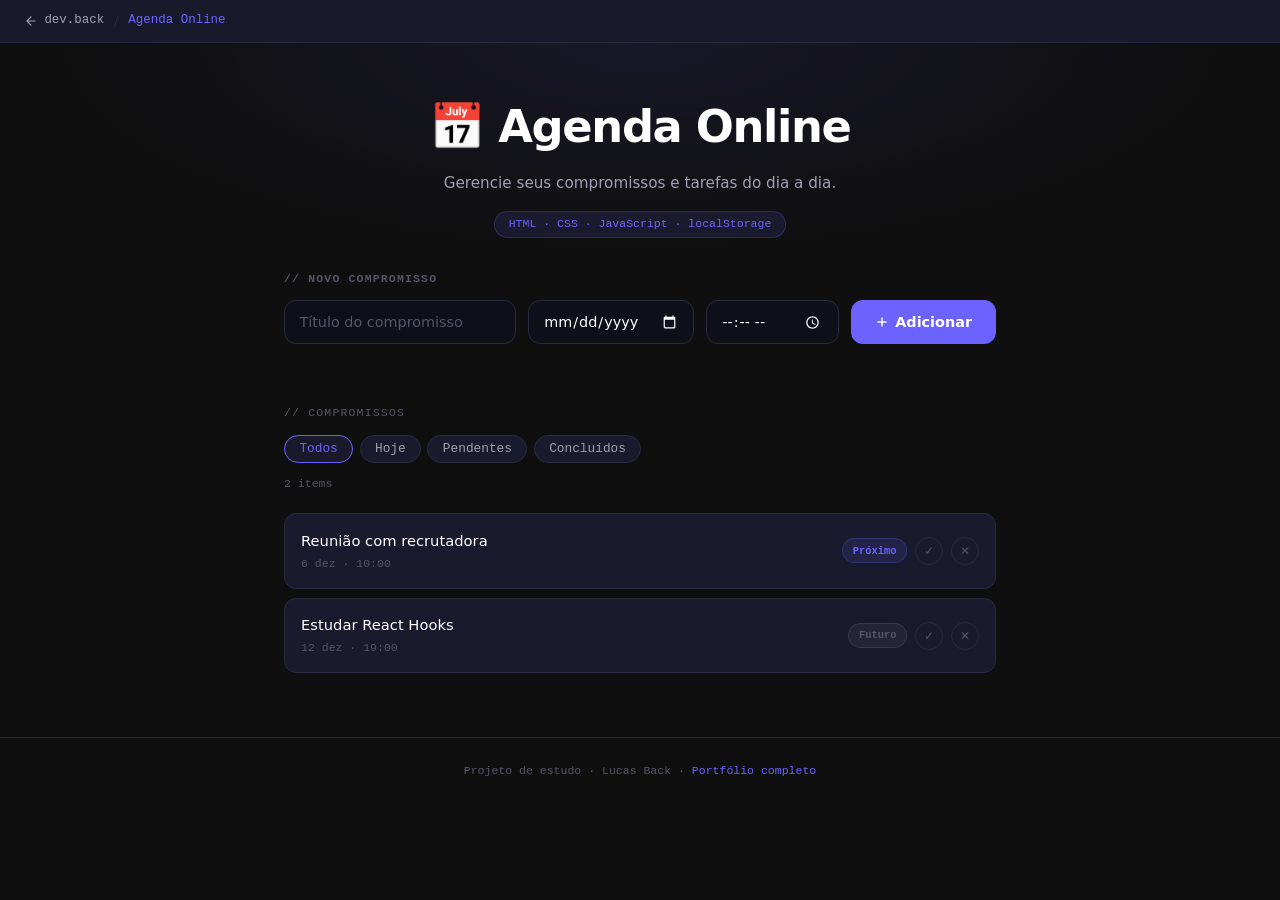
<file: projects/agenda-online/index.html>
<!DOCTYPE html>
<html lang="pt-BR">
<head>
  <meta charset="UTF-8" />
  <meta name="viewport" content="width=device-width, initial-scale=1.0" />
  <title>Agenda Online — Lucas Back</title>
  <style>
    /* ================================================
       RESET E BASE
       ================================================ */
    *, *::before, *::after { box-sizing: border-box; margin: 0; padding: 0; }

    :root {
      --bg:          #0F0F0F;
      --bg-card:     #1A1A2E;
      --bg-input:    #0F0F1A;
      --bg-elevated: #20203A;
      --accent:      #6C63FF;
      --accent-dim:  rgba(108, 99, 255, 0.12);
      --accent-rgb:  108, 99, 255;
      --green:       #00D4AA;
      --green-dim:   rgba(0, 212, 170, 0.12);
      --green-rgb:   0, 212, 170;
      --text:        #FFFFFF;
      --text-muted:  #A0A0B0;
      --text-dim:    #555566;
      --border:      #2A2A3E;
      --border-hover:#3A3A5E;
      --radius-sm:   6px;
      --radius-md:   12px;
      --radius-lg:   16px;
      --radius-full: 9999px;
      --font-mono:   'Courier New', 'Consolas', monospace;
    }

    body {
      background: var(--bg);
      color: var(--text);
      font-family: 'Segoe UI', system-ui, -apple-system, sans-serif;
      font-size: 1rem;
      line-height: 1.6;
      min-height: 100vh;
    }

    button { cursor: pointer; font-family: inherit; }
    input, textarea { font-family: inherit; }

    /* ================================================
       BARRA DE VOLTA AO PORTFÓLIO
       ================================================ */
    .back-bar {
      position: sticky;
      top: 0;
      background: rgba(26, 26, 46, 0.97);
      backdrop-filter: blur(10px);
      -webkit-backdrop-filter: blur(10px);
      border-bottom: 1px solid var(--border);
      padding: 0.6rem 1.5rem;
      display: flex;
      align-items: center;
      gap: 0.6rem;
      z-index: 100;
    }

    .back-bar a {
      color: var(--text-muted);
      text-decoration: none;
      font-family: var(--font-mono);
      font-size: 0.78rem;
      display: flex;
      align-items: center;
      gap: 0.4rem;
      transition: color 0.15s;
    }
    .back-bar a:hover { color: var(--accent); }

    .back-bar .sep   { color: var(--border); font-size: 0.9rem; }
    .back-bar .curr  { color: var(--accent); font-family: var(--font-mono); font-size: 0.78rem; }

    /* ================================================
       HERO DA AGENDA
       ================================================ */
    .hero-agenda {
      text-align: center;
      padding: 3rem 1.5rem 2rem;
      position: relative;
    }

    /* Gradiente sutil no fundo do hero */
    .hero-agenda::before {
      content: '';
      position: absolute;
      inset: 0;
      background: radial-gradient(ellipse at 50% 0%, rgba(var(--accent-rgb), 0.1) 0%, transparent 65%);
      pointer-events: none;
    }

    .hero-agenda h1 {
      font-size: clamp(1.8rem, 5vw, 2.8rem);
      font-weight: 700;
      letter-spacing: -0.03em;
      color: var(--text);
      position: relative;
    }

    .hero-agenda p {
      color: var(--text-muted);
      margin-top: 0.5rem;
      font-size: 0.95rem;
      position: relative;
    }

    .tech-badge {
      display: inline-block;
      margin-top: 1rem;
      font-family: var(--font-mono);
      font-size: 0.72rem;
      color: var(--accent);
      background: var(--accent-dim);
      border: 1px solid rgba(var(--accent-rgb), 0.25);
      padding: 0.2rem 0.85rem;
      border-radius: var(--radius-full);
      position: relative;
    }

    /* ================================================
       FORMULÁRIO DE ADIÇÃO
       ================================================ */
    .form-section {
      max-width: 760px;
      margin: 0 auto;
      padding: 0 1.5rem 2rem;
    }

    .form-section h2 {
      font-family: var(--font-mono);
      font-size: 0.72rem;
      color: var(--text-dim);
      text-transform: uppercase;
      letter-spacing: 0.1em;
      margin-bottom: 0.75rem;
    }

    /* Em desktop: todos os campos ficam em linha */
    .add-form {
      display: flex;
      flex-direction: column;
      gap: 0.75rem;
    }

    .form-row {
      display: flex;
      flex-direction: column;
      gap: 0.75rem;
    }

    /* Campos do formulário */
    .form-input {
      background: var(--bg-input);
      border: 1px solid var(--border);
      border-radius: var(--radius-md);
      color: var(--text);
      font-size: 0.9rem;
      padding: 0.65rem 0.9rem;
      outline: none;
      transition: border-color 0.18s, box-shadow 0.18s;
      width: 100%;
    }
    .form-input::placeholder { color: var(--text-dim); }
    .form-input:focus {
      border-color: var(--accent);
      box-shadow: 0 0 0 3px rgba(var(--accent-rgb), 0.1);
    }

    /* Input de data e hora — remove estilo nativo na maioria dos browsers */
    input[type="date"],
    input[type="time"] {
      color-scheme: dark;
      min-width: 0;
    }

    /* Botão de adicionar */
    .btn-add {
      background: var(--accent);
      color: #fff;
      border: none;
      border-radius: var(--radius-md);
      padding: 0.65rem 1.5rem;
      font-size: 0.9rem;
      font-weight: 600;
      white-space: nowrap;
      transition: background 0.15s, transform 0.1s;
      display: flex;
      align-items: center;
      gap: 0.4rem;
    }
    .btn-add:hover  { background: #5A52E0; }
    .btn-add:active { transform: scale(0.97); }

    /* Mensagem de validação */
    .form-msg {
      font-family: var(--font-mono);
      font-size: 0.75rem;
      color: #FF6B6B;
      min-height: 1rem;
    }

    /* ================================================
       SEÇÃO DE LISTA
       ================================================ */
    .list-section {
      max-width: 760px;
      margin: 0 auto;
      padding: 0 1.5rem 4rem;
    }

    .list-header {
      display: flex;
      flex-direction: column;
      gap: 0.75rem;
      margin-bottom: 1.25rem;
    }

    .list-title {
      font-family: var(--font-mono);
      font-size: 0.72rem;
      color: var(--text-dim);
      text-transform: uppercase;
      letter-spacing: 0.1em;
    }

    /* ================================================
       BARRA DE FILTROS
       ================================================ */
    .filter-bar {
      display: flex;
      flex-wrap: wrap;
      gap: 0.4rem;
    }

    .filter-btn {
      background: var(--bg-card);
      border: 1px solid var(--border);
      color: var(--text-muted);
      font-size: 0.8rem;
      font-family: var(--font-mono);
      padding: 0.35rem 0.9rem;
      border-radius: var(--radius-full);
      transition: all 0.15s;
    }
    .filter-btn:hover { border-color: var(--accent); color: var(--text); }
    .filter-btn.active {
      background: var(--accent-dim);
      border-color: var(--accent);
      color: var(--accent);
    }

    /* Contador de itens */
    .list-count {
      font-family: var(--font-mono);
      font-size: 0.72rem;
      color: var(--text-dim);
    }

    /* ================================================
       LISTA DE COMPROMISSOS
       ================================================ */
    .appointments-list {
      list-style: none;
      display: flex;
      flex-direction: column;
      gap: 0.6rem;
    }

    /* Item individual */
    .appt-item {
      background: var(--bg-card);
      border: 1px solid var(--border);
      border-radius: var(--radius-md);
      padding: 0.9rem 1rem;
      display: flex;
      align-items: center;
      gap: 0.75rem;
      transition: border-color 0.18s, opacity 0.25s, transform 0.25s;
    }
    .appt-item:hover { border-color: var(--border-hover); }

    /* Animação de remoção — JS adiciona .removing antes de deletar */
    .appt-item.removing {
      opacity: 0;
      transform: translateX(20px);
    }

    /* Quando concluído: opacidade reduzida */
    .appt-item.is-done {
      opacity: 0.55;
    }

    /* Informações do compromisso */
    .appt-info {
      flex: 1;
      min-width: 0; /* permite text-overflow funcionar dentro do flex */
    }

    .appt-title {
      display: block;
      font-size: 0.92rem;
      font-weight: 500;
      color: var(--text);
      white-space: nowrap;
      overflow: hidden;
      text-overflow: ellipsis;
    }

    /* Título riscado quando concluído */
    .appt-item.is-done .appt-title {
      text-decoration: line-through;
      color: var(--text-muted);
    }

    .appt-time {
      display: block;
      font-family: var(--font-mono);
      font-size: 0.72rem;
      color: var(--text-dim);
      margin-top: 0.15rem;
    }

    /* Ações (badge + botões) */
    .appt-actions {
      display: flex;
      align-items: center;
      gap: 0.5rem;
      flex-shrink: 0;
    }

    /* Badges de status */
    .appt-badge {
      font-family: var(--font-mono);
      font-size: 0.65rem;
      font-weight: 700;
      padding: 0.2rem 0.6rem;
      border-radius: var(--radius-full);
      white-space: nowrap;
    }

    /* Hoje — vermelho */
    .badge-hoje {
      background: rgba(255, 80, 80, 0.12);
      color: #FF6B6B;
      border: 1px solid rgba(255, 80, 80, 0.25);
    }

    /* Em breve (≤ 2h) — laranja */
    .badge-em-breve {
      background: rgba(255, 165, 0, 0.12);
      color: #FFA500;
      border: 1px solid rgba(255, 165, 0, 0.25);
    }

    /* Próximo (≤ 3 dias) — roxo */
    .badge-proximo {
      background: var(--accent-dim);
      color: var(--accent);
      border: 1px solid rgba(var(--accent-rgb), 0.25);
    }

    /* Futuro — cinza */
    .badge-futuro {
      background: rgba(160, 160, 176, 0.08);
      color: var(--text-dim);
      border: 1px solid rgba(160, 160, 176, 0.15);
    }

    /* Concluído — verde */
    .badge-concluido {
      background: var(--green-dim);
      color: var(--green);
      border: 1px solid rgba(var(--green-rgb), 0.25);
    }

    /* Atrasado — vermelho escuro */
    .badge-atrasado {
      background: rgba(255, 50, 50, 0.1);
      color: #FF4444;
      border: 1px solid rgba(255, 50, 50, 0.2);
    }

    /* Botões de ação por item */
    .btn-action {
      width: 28px;
      height: 28px;
      border-radius: 50%;
      border: 1px solid var(--border);
      background: none;
      color: var(--text-dim);
      font-size: 0.75rem;
      display: flex;
      align-items: center;
      justify-content: center;
      transition: all 0.15s;
      flex-shrink: 0;
    }

    .btn-check:hover {
      background: var(--green-dim);
      border-color: var(--green);
      color: var(--green);
    }

    .btn-delete:hover {
      background: rgba(255, 80, 80, 0.1);
      border-color: rgba(255, 80, 80, 0.35);
      color: #FF6B6B;
    }

    /* Item concluído: botão check fica verde fixo */
    .appt-item.is-done .btn-check {
      background: var(--green-dim);
      border-color: var(--green);
      color: var(--green);
    }

    /* ================================================
       ESTADO VAZIO
       ================================================ */
    .empty-state {
      text-align: center;
      padding: 3rem 1rem;
      color: var(--text-dim);
    }

    .empty-state svg {
      width: 40px;
      height: 40px;
      opacity: 0.3;
      margin-bottom: 0.75rem;
    }

    .empty-state p {
      font-family: var(--font-mono);
      font-size: 0.82rem;
    }

    /* ================================================
       FOOTER
       ================================================ */
    footer {
      text-align: center;
      padding: 1.5rem;
      border-top: 1px solid var(--border);
      font-family: var(--font-mono);
      font-size: 0.72rem;
      color: var(--text-dim);
    }

    footer a {
      color: var(--accent);
      text-decoration: none;
    }
    footer a:hover { text-decoration: underline; }

    /* ================================================
       RESPONSIVIDADE — Desktop (600px+)
       ================================================ */
    @media (min-width: 600px) {
      /* Formulário em linha: [título flexível] [data] [hora] [botão] */
      .form-row {
        flex-direction: row;
        align-items: stretch;
      }

      .form-row .form-input:first-child {
        flex: 1; /* campo de título ocupa o espaço disponível */
      }

      input[type="date"],
      input[type="time"] {
        width: auto;
        min-width: 130px;
      }
    }
  </style>
</head>
<body>

  <!-- Barra de navegação de volta ao portfólio -->
  <header>
    <nav class="back-bar">
      <a href="../../index.html" aria-label="Voltar ao portfólio de Lucas Back">
        <svg width="14" height="14" viewBox="0 0 24 24" fill="none" stroke="currentColor" stroke-width="2" stroke-linecap="round" stroke-linejoin="round" aria-hidden="true">
          <path d="M19 12H5M12 5l-7 7 7 7"/>
        </svg>
        dev.back
      </a>
      <span class="sep">/</span>
      <span class="curr">Agenda Online</span>
    </nav>
  </header>

  <main>

    <!-- Hero da agenda -->
    <section class="hero-agenda">
      <h1>📅 Agenda Online</h1>
      <p>Gerencie seus compromissos e tarefas do dia a dia.</p>
      <span class="tech-badge">HTML · CSS · JavaScript · localStorage</span>
    </section>


    <!-- Formulário para adicionar compromisso -->
    <section class="form-section" aria-labelledby="form-heading">
      <h2 id="form-heading">// novo compromisso</h2>

      <form class="add-form" id="add-form" novalidate>

        <!--
          Em mobile: campos empilhados (flex-direction: column)
          Em desktop (600px+): campos em linha (flex-direction: row)
          O campo de título usa flex:1 para ocupar o espaço restante.
        -->
        <div class="form-row">
          <input
            type="text"
            class="form-input"
            id="title-input"
            placeholder="Título do compromisso"
            aria-label="Título do compromisso"
            maxlength="80"
            autocomplete="off"
          />
          <input
            type="date"
            class="form-input"
            id="date-input"
            aria-label="Data do compromisso"
          />
          <input
            type="time"
            class="form-input"
            id="time-input"
            aria-label="Hora do compromisso"
          />
          <button type="submit" class="btn-add" aria-label="Adicionar compromisso">
            <svg width="14" height="14" viewBox="0 0 24 24" fill="none" stroke="currentColor" stroke-width="2.5" stroke-linecap="round" stroke-linejoin="round" aria-hidden="true">
              <line x1="12" y1="5" x2="12" y2="19"/>
              <line x1="5" y1="12" x2="19" y2="12"/>
            </svg>
            Adicionar
          </button>
        </div>

        <!-- Mensagem de validação inline -->
        <p class="form-msg" id="form-msg" role="alert" aria-live="polite"></p>

      </form>
    </section>


    <!-- Lista de compromissos com filtros -->
    <section class="list-section" aria-labelledby="list-heading">

      <div class="list-header">
        <span class="list-title" id="list-heading">// compromissos</span>

        <!-- Filtros: delegação de evento no container -->
        <div class="filter-bar" id="filter-bar" role="group" aria-label="Filtrar compromissos">
          <button class="filter-btn active" data-filter="todos">Todos</button>
          <button class="filter-btn"        data-filter="hoje">Hoje</button>
          <button class="filter-btn"        data-filter="pendentes">Pendentes</button>
          <button class="filter-btn"        data-filter="concluidos">Concluídos</button>
        </div>

        <span class="list-count" id="list-count" aria-live="polite"></span>
      </div>

      <!-- Lista renderizada pelo JS — ul semântico -->
      <ul class="appointments-list" id="appointments-list" aria-label="Lista de compromissos">
      </ul>

    </section>

  </main>


  <footer>
    <p>
      Projeto de estudo · Lucas Back ·
      <a href="../../index.html">Portfólio completo</a>
    </p>
  </footer>


  <script>
    /* ================================================
       ESTADO DA APLICAÇÃO
       Todos os dados vivem aqui — único source of truth.
       ================================================ */
    const state = {
      appointments: [], /* array de objetos { id, title, date, time, done } */
      filter:       'todos', /* filtro ativo: 'todos' | 'hoje' | 'pendentes' | 'concluidos' */
      nextId:       1,  /* auto-incremento de ID para garantir unicidade */
    };

    /* ================================================
       PERSISTÊNCIA — localStorage
       Salva e carrega o estado completo da aplicação.
       ================================================ */
    const STORAGE_KEY = 'agenda-lucas-back';

    function save() {
      /* Serializa o estado para string JSON e salva no localStorage.
         localStorage só aceita strings — JSON.stringify converte o objeto. */
      localStorage.setItem(STORAGE_KEY, JSON.stringify({
        appointments: state.appointments,
        nextId:       state.nextId,
      }));
    }

    function load() {
      const raw = localStorage.getItem(STORAGE_KEY);

      if (raw) {
        /* JSON.parse converte a string de volta para objeto JavaScript */
        const saved = JSON.parse(raw);
        state.appointments = saved.appointments || [];
        state.nextId       = saved.nextId       || 1;
      } else {
        /* Primeira visita: criar dois compromissos de exemplo
           para o usuário entender como a agenda funciona.
           As datas são geradas dinamicamente (amanhã e semana que vem). */
        const amanha    = new Date();
        amanha.setDate(amanha.getDate() + 1);
        const semanaQVem = new Date();
        semanaQVem.setDate(semanaQVem.getDate() + 7);

        /* toISOString retorna "YYYY-MM-DDTHH:mm:ss.sssZ"
           .split('T')[0] pega só a parte "YYYY-MM-DD" */
        state.appointments = [
          {
            id:    1,
            title: 'Reunião com recrutadora',
            date:  amanha.toISOString().split('T')[0],
            time:  '10:00',
            done:  false,
          },
          {
            id:    2,
            title: 'Estudar React Hooks',
            date:  semanaQVem.toISOString().split('T')[0],
            time:  '19:00',
            done:  false,
          },
        ];
        state.nextId = 3;
        save(); /* salva os exemplos imediatamente */
      }
    }

    /* ================================================
       STATUS DO COMPROMISSO
       Retorna objeto { key, label, cls } baseado na data/hora atual.
       Chamado a cada render para sempre refletir o tempo atual.
       ================================================ */
    function getStatus(appt) {
      /* Concluído tem prioridade — não precisa verificar datas */
      if (appt.done) {
        return { key: 'concluido', label: 'Concluído', cls: 'badge-concluido' };
      }

      const now  = new Date();
      /* new Date('YYYY-MM-DDTHH:MM') cria um Date com data e hora locais */
      const apptDt = new Date(`${appt.date}T${appt.time}`);
      const diffMs = apptDt - now; /* diferença em milissegundos (positivo = futuro) */

      /* Passado e não concluído → atrasado */
      if (diffMs < 0) {
        return { key: 'atrasado', label: 'Atrasado', cls: 'badge-atrasado' };
      }

      const diffHoras = diffMs / 3_600_000; /* 1h = 3.600.000ms */
      const diffDias  = diffMs / 86_400_000; /* 1d = 86.400.000ms */

      /* Nas próximas 2 horas — urgente */
      if (diffHoras <= 2) {
        return { key: 'em-breve', label: 'Em breve', cls: 'badge-em-breve' };
      }

      /* Hoje (mesma data, mas mais de 2h de distância) */
      const hojeStr   = now.toISOString().split('T')[0];
      if (appt.date === hojeStr) {
        return { key: 'hoje', label: 'Hoje', cls: 'badge-hoje' };
      }

      /* Próximos 3 dias */
      if (diffDias <= 3) {
        return { key: 'proximo', label: 'Próximo', cls: 'badge-proximo' };
      }

      /* Mais distante */
      return { key: 'futuro', label: 'Futuro', cls: 'badge-futuro' };
    }

    /* ================================================
       FILTRO — retorna apenas os compromissos visíveis
       ================================================ */
    function getFiltered() {
      const hojeStr = new Date().toISOString().split('T')[0];

      return state.appointments.filter((appt) => {
        switch (state.filter) {
          case 'hoje':
            /* Mostra compromissos de hoje, independente de estar concluído */
            return appt.date === hojeStr;
          case 'pendentes':
            return !appt.done;
          case 'concluidos':
            return appt.done;
          default: /* 'todos' */
            return true;
        }
      });
    }

    /* ================================================
       FORMATAR DATA — "2026-05-28" + "14:30" → "28 mai · 14:30"
       ================================================ */
    const MESES = ['jan','fev','mar','abr','mai','jun','jul','ago','set','out','nov','dez'];

    function formatarData(dateStr, timeStr) {
      /* Concatena com 'T' para criar um Date local sem timezone issues */
      const dt  = new Date(`${dateStr}T${timeStr}`);
      const dia = dt.getDate();
      const mes = MESES[dt.getMonth()];
      /* padStart(2, '0') garante que "9:5" vire "09:05" */
      const h   = String(dt.getHours()).padStart(2, '0');
      const m   = String(dt.getMinutes()).padStart(2, '0');
      return `${dia} ${mes} · ${h}:${m}`;
    }

    /* ================================================
       RENDER — reconstrói a lista do zero a cada mudança
       É mais simples que atualizar só o item alterado,
       e com poucos itens a performance é idêntica.
       ================================================ */
    function render() {
      const list    = document.getElementById('appointments-list');
      const counter = document.getElementById('list-count');
      const filtered = getFiltered();

      /* Atualiza o contador de itens */
      counter.textContent = `${filtered.length} item${filtered.length !== 1 ? 's' : ''}`;

      /* Lista vazia — mostra estado vazio amigável */
      if (filtered.length === 0) {
        const msgs = {
          todos:      'Nenhum compromisso ainda. Que tal adicionar um?',
          hoje:       'Nenhum compromisso para hoje.',
          pendentes:  'Tudo certo! Nenhum compromisso pendente.',
          concluidos: 'Nenhum compromisso concluído ainda.',
        };
        list.innerHTML = `
          <li>
            <div class="empty-state" role="status">
              <svg viewBox="0 0 24 24" fill="none" stroke="currentColor" stroke-width="1" stroke-linecap="round" stroke-linejoin="round" aria-hidden="true">
                <rect x="3" y="4" width="18" height="18" rx="2"/>
                <line x1="16" y1="2" x2="16" y2="6"/>
                <line x1="8" y1="2" x2="8" y2="6"/>
                <line x1="3" y1="10" x2="21" y2="10"/>
              </svg>
              <p>${msgs[state.filter] || msgs.todos}</p>
            </div>
          </li>
        `;
        return;
      }

      /* Ordenação: pendentes primeiro (por data), concluídos por último */
      const sorted = [...filtered].sort((a, b) => {
        if (a.done !== b.done) return a.done ? 1 : -1;
        /* Dentro de cada grupo, ordena por data+hora crescente */
        return new Date(`${a.date}T${a.time}`) - new Date(`${b.date}T${b.time}`);
      });

      /* Constrói o HTML de todos os itens de uma vez e injeta no DOM
         Isso é mais performático do que criar elementos um a um */
      list.innerHTML = sorted.map((appt) => {
        const status = getStatus(appt);
        const isDone = appt.done ? 'is-done' : '';

        return `
          <li class="appt-item ${isDone}" data-id="${appt.id}">

            <div class="appt-info">
              <span class="appt-title">${escapeHtml(appt.title)}</span>
              <span class="appt-time">${formatarData(appt.date, appt.time)}</span>
            </div>

            <div class="appt-actions">
              <span class="appt-badge ${status.cls}" aria-label="Status: ${status.label}">${status.label}</span>

              <!-- Botão ✓ alterna entre concluído e pendente -->
              <button
                class="btn-action btn-check"
                data-action="toggle"
                data-id="${appt.id}"
                aria-label="${appt.done ? 'Marcar como pendente' : 'Marcar como concluído'}"
                title="${appt.done ? 'Marcar como pendente' : 'Marcar como concluído'}"
              >✓</button>

              <!-- Botão ✕ remove o item com fade-out -->
              <button
                class="btn-action btn-delete"
                data-action="delete"
                data-id="${appt.id}"
                aria-label="Remover compromisso"
                title="Remover"
              >✕</button>
            </div>

          </li>
        `;
      }).join('');
    }

    /* ================================================
       ESCAPE HTML — evita XSS ao exibir texto do usuário
       Ex: um título malicioso deve aparecer como texto,
       não executar como código HTML ou JavaScript.
       ================================================ */
    function escapeHtml(str) {
      return str
        .replace(/&/g, '&amp;')
        .replace(/</g, '&lt;')
        .replace(/>/g, '&gt;')
        .replace(/"/g, '&quot;');
    }

    /* ================================================
       EVENTOS — FORMULÁRIO DE ADIÇÃO
       ================================================ */
    document.getElementById('add-form').addEventListener('submit', (e) => {
      e.preventDefault(); /* impede o recarregamento da página */

      const titleInput = document.getElementById('title-input');
      const dateInput  = document.getElementById('date-input');
      const timeInput  = document.getElementById('time-input');
      const msg        = document.getElementById('form-msg');

      const title = titleInput.value.trim();
      const date  = dateInput.value;
      const time  = timeInput.value;

      /* Validação simples — todos os campos são obrigatórios */
      if (!title) { msg.textContent = 'Informe o título do compromisso.'; titleInput.focus(); return; }
      if (!date)  { msg.textContent = 'Selecione uma data.';              dateInput.focus();  return; }
      if (!time)  { msg.textContent = 'Selecione um horário.';            timeInput.focus();  return; }

      msg.textContent = ''; /* limpa mensagem de erro se tudo estiver OK */

      /* Cria o novo compromisso e empurra no array */
      state.appointments.push({
        id:    state.nextId++,
        title,
        date,
        time,
        done:  false,
      });

      save();   /* persiste no localStorage */
      render(); /* atualiza a lista na tela */

      e.target.reset(); /* limpa o formulário */
      titleInput.focus(); /* devolve o foco para o campo de título */
    });

    /* ================================================
       EVENTOS — TOGGLE E DELETE (delegação de evento)
       Um único listener no <ul> captura cliques de todos os botões.
       Isso é mais eficiente do que adicionar listeners em cada item,
       especialmente porque a lista é reconstruída a cada render.
       ================================================ */
    document.getElementById('appointments-list').addEventListener('click', (e) => {
      /* closest() sobe na árvore DOM até encontrar [data-action] */
      const btn = e.target.closest('[data-action]');
      if (!btn) return;

      const id     = Number(btn.dataset.id);
      const action = btn.dataset.action;

      if (action === 'toggle') {
        /* Encontra o compromisso pelo ID e inverte o estado done */
        const appt = state.appointments.find((a) => a.id === id);
        if (appt) {
          appt.done = !appt.done;
          save();
          render();
        }
      }

      if (action === 'delete') {
        /* Adiciona classe .removing para a animação de fade-out,
           depois espera 250ms (duração da transition CSS) antes de remover do array */
        const item = btn.closest('.appt-item');
        if (item) {
          item.classList.add('removing');
          setTimeout(() => {
            state.appointments = state.appointments.filter((a) => a.id !== id);
            save();
            render();
          }, 250);
        }
      }
    });

    /* ================================================
       EVENTOS — FILTROS (delegação de evento)
       ================================================ */
    document.getElementById('filter-bar').addEventListener('click', (e) => {
      const btn = e.target.closest('[data-filter]');
      if (!btn) return;

      state.filter = btn.dataset.filter;

      /* Atualiza o estilo dos botões — remove .active de todos, adiciona no clicado */
      document.querySelectorAll('[data-filter]').forEach((b) => {
        b.classList.toggle('active', b === btn);
      });

      render();
    });

    /* ================================================
       INICIALIZAÇÃO
       Ordem: carregar dados → renderizar
       ================================================ */
    load();
    render();
  </script>

</body>
</html>
</file>
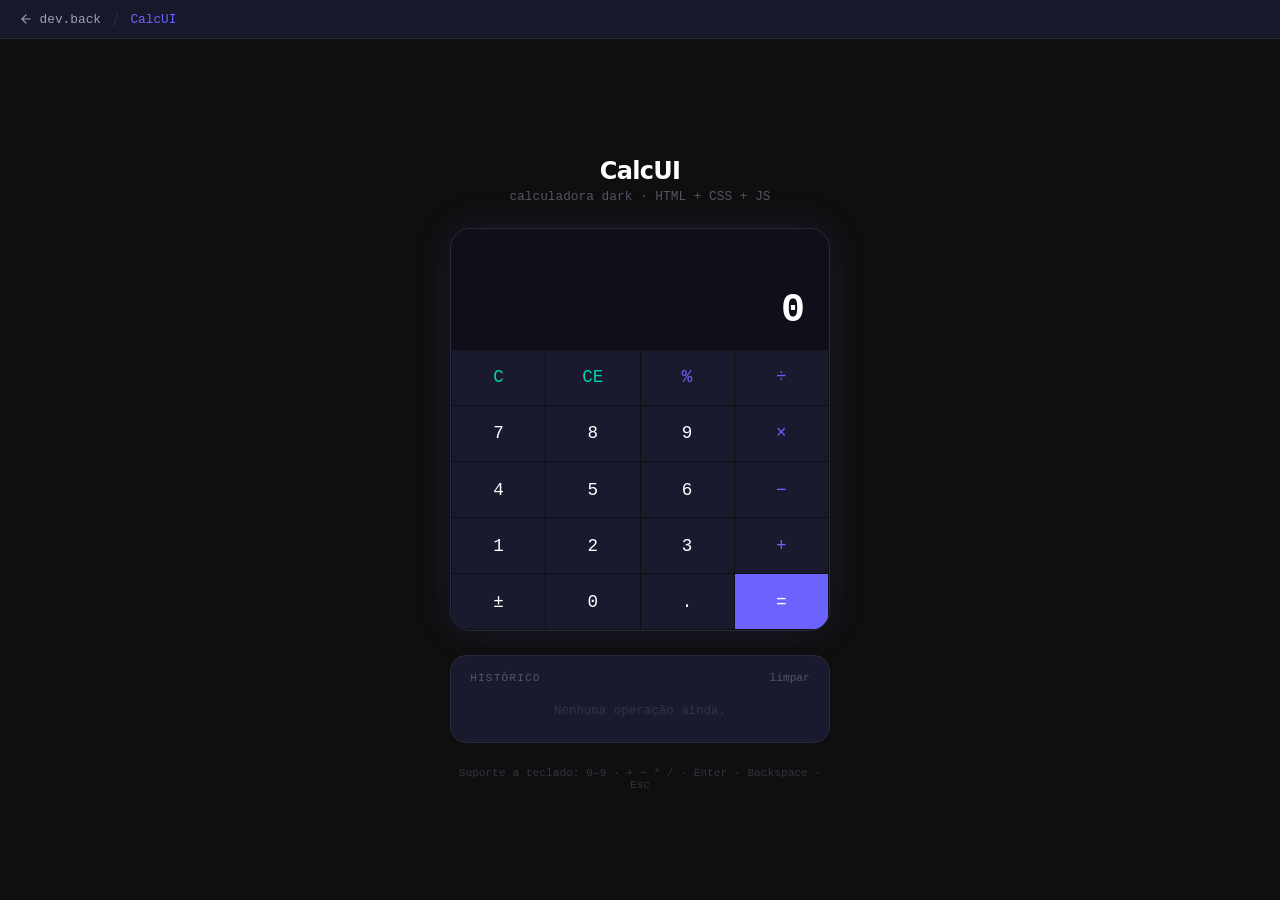
<file: projects/calcui/index.html>
<!DOCTYPE html>
<html lang="pt-BR">
<head>
  <meta charset="UTF-8" />
  <meta name="viewport" content="width=device-width, initial-scale=1.0" />
  <title>CalcUI — Calculadora Dark</title>
  <style>
    *, *::before, *::after { box-sizing: border-box; margin: 0; padding: 0; }

    body {
      min-height: 100vh;
      display: flex;
      flex-direction: column;
      align-items: center;
      justify-content: center;
      background: #0F0F0F;
      font-family: 'Segoe UI', system-ui, sans-serif;
      padding: 1rem;
    }

    /* Barra de volta ao portfólio */
    .back-bar {
      position: fixed;
      top: 0; left: 0; right: 0;
      background: rgba(26, 26, 46, 0.95);
      backdrop-filter: blur(8px);
      padding: 0.6rem 1.2rem;
      display: flex;
      align-items: center;
      gap: 0.75rem;
      z-index: 100;
      border-bottom: 1px solid #2A2A3E;
    }
    .back-bar a {
      color: #A0A0B0;
      text-decoration: none;
      font-size: 0.8rem;
      font-family: 'Courier New', monospace;
      display: flex;
      align-items: center;
      gap: 0.4rem;
      transition: color 0.18s;
    }
    .back-bar a:hover { color: #6C63FF; }
    .back-bar .sep { color: #2A2A3E; }
    .back-bar .current { color: #6C63FF; font-size: 0.8rem; font-family: 'Courier New', monospace; }

    /* Wrapper da calculadora */
    .calc-wrapper {
      margin-top: 4rem;
      width: 100%;
      max-width: 380px;
      display: flex;
      flex-direction: column;
      gap: 1.5rem;
    }

    /* Header do projeto */
    .project-header {
      text-align: center;
    }
    .project-header h1 {
      font-size: 1.5rem;
      font-weight: 700;
      color: #fff;
      letter-spacing: -0.03em;
    }
    .project-header p {
      font-size: 0.8rem;
      color: #555566;
      margin-top: 0.25rem;
      font-family: 'Courier New', monospace;
    }

    /* Calculadora */
    .calculator {
      background: #1A1A2E;
      border: 1px solid #2A2A3E;
      border-radius: 20px;
      overflow: hidden;
      box-shadow: 0 0 40px rgba(108, 99, 255, 0.12);
    }

    /* Display */
    .display {
      padding: 1.5rem 1.5rem 1rem;
      background: #0F0F1A;
      min-height: 120px;
      display: flex;
      flex-direction: column;
      justify-content: flex-end;
      align-items: flex-end;
      gap: 0.3rem;
    }
    .display-expression {
      font-size: 0.85rem;
      color: #555566;
      font-family: 'Courier New', monospace;
      min-height: 1.2em;
      word-break: break-all;
      text-align: right;
    }
    .display-current {
      font-size: 2.5rem;
      font-weight: 700;
      color: #fff;
      font-family: 'Courier New', monospace;
      word-break: break-all;
      text-align: right;
      line-height: 1.1;
      transition: font-size 0.1s;
    }
    .display-current.shrink { font-size: 1.6rem; }

    /* Grade de botões */
    .buttons-grid {
      display: grid;
      grid-template-columns: repeat(4, 1fr);
      gap: 1px;
      background: #0F0F0F;
      padding: 1px;
    }

    .btn-calc {
      background: #1A1A2E;
      border: none;
      color: #fff;
      font-size: 1.1rem;
      font-family: 'Courier New', monospace;
      font-weight: 500;
      padding: 1.1rem 0.5rem;
      cursor: pointer;
      transition: background 0.12s, color 0.12s, transform 0.08s;
      user-select: none;
    }
    .btn-calc:hover  { background: #20203A; }
    .btn-calc:active { transform: scale(0.93); }

    .btn-calc.operator { color: #6C63FF; }
    .btn-calc.operator:hover { background: rgba(108,99,255,0.12); }

    .btn-calc.equals {
      background: #6C63FF;
      color: #fff;
    }
    .btn-calc.equals:hover { background: #5A52E0; }

    .btn-calc.clear { color: #00D4AA; }
    .btn-calc.clear:hover { background: rgba(0,212,170,0.1); }

    .btn-calc.zero {
      grid-column: span 1;
    }

    /* Painel de histórico */
    .history-panel {
      background: #1A1A2E;
      border: 1px solid #2A2A3E;
      border-radius: 16px;
      padding: 1rem 1.2rem;
    }
    .history-header {
      display: flex;
      align-items: center;
      justify-content: space-between;
      margin-bottom: 0.75rem;
    }
    .history-title {
      font-size: 0.7rem;
      font-family: 'Courier New', monospace;
      color: #555566;
      text-transform: uppercase;
      letter-spacing: 0.1em;
    }
    .history-clear {
      font-size: 0.7rem;
      font-family: 'Courier New', monospace;
      color: #555566;
      background: none;
      border: none;
      cursor: pointer;
      transition: color 0.15s;
    }
    .history-clear:hover { color: #6C63FF; }
    .history-list {
      display: flex;
      flex-direction: column;
      gap: 0.4rem;
    }
    .history-item {
      font-family: 'Courier New', monospace;
      font-size: 0.82rem;
      color: #A0A0B0;
      text-align: right;
      padding: 0.3rem 0;
      border-bottom: 1px solid #1F1F38;
    }
    .history-item:last-child { border-bottom: none; }
    .history-item .result { color: #fff; font-weight: 600; }
    .history-empty {
      font-family: 'Courier New', monospace;
      font-size: 0.78rem;
      color: #333344;
      text-align: center;
      padding: 0.5rem 0;
    }

    /* Atalhos de teclado */
    .keyboard-hint {
      text-align: center;
      font-family: 'Courier New', monospace;
      font-size: 0.7rem;
      color: #333344;
      padding-bottom: 1rem;
    }
  </style>
</head>
<body>

  <nav class="back-bar">
    <a href="../../index.html">
      <svg width="14" height="14" viewBox="0 0 24 24" fill="none" stroke="currentColor" stroke-width="2" stroke-linecap="round" stroke-linejoin="round"><path d="M19 12H5M12 5l-7 7 7 7"/></svg>
      dev.back
    </a>
    <span class="sep">/</span>
    <span class="current">CalcUI</span>
  </nav>

  <div class="calc-wrapper">

    <div class="project-header">
      <h1>CalcUI</h1>
      <p>calculadora dark · HTML + CSS + JS</p>
    </div>

    <div class="calculator" role="application" aria-label="Calculadora">

      <div class="display" aria-live="polite">
        <div class="display-expression" id="display-expression" aria-label="Expressão"></div>
        <div class="display-current"    id="display-current"    aria-label="Valor atual">0</div>
      </div>

      <!--
        Layout dos botões:
        C    CE   %    ÷
        7    8    9    ×
        4    5    6    −
        1    2    3    +
        ±    0    .    =

        Cada botão usa data-action para o JS identificar a ação.
      -->
      <div class="buttons-grid" id="buttons-grid">
        <button class="btn-calc clear"    data-action="clear-all"  aria-label="Limpar tudo">C</button>
        <button class="btn-calc clear"    data-action="clear-entry" aria-label="Apagar último dígito">CE</button>
        <button class="btn-calc operator" data-action="percent"    aria-label="Porcentagem">%</button>
        <button class="btn-calc operator" data-action="operator" data-value="÷" aria-label="Dividir">÷</button>

        <button class="btn-calc" data-action="digit" data-value="7">7</button>
        <button class="btn-calc" data-action="digit" data-value="8">8</button>
        <button class="btn-calc" data-action="digit" data-value="9">9</button>
        <button class="btn-calc operator" data-action="operator" data-value="×" aria-label="Multiplicar">×</button>

        <button class="btn-calc" data-action="digit" data-value="4">4</button>
        <button class="btn-calc" data-action="digit" data-value="5">5</button>
        <button class="btn-calc" data-action="digit" data-value="6">6</button>
        <button class="btn-calc operator" data-action="operator" data-value="−" aria-label="Subtrair">−</button>

        <button class="btn-calc" data-action="digit" data-value="1">1</button>
        <button class="btn-calc" data-action="digit" data-value="2">2</button>
        <button class="btn-calc" data-action="digit" data-value="3">3</button>
        <button class="btn-calc operator" data-action="operator" data-value="+" aria-label="Somar">+</button>

        <button class="btn-calc" data-action="toggle-sign" aria-label="Alternar sinal">±</button>
        <button class="btn-calc" data-action="digit" data-value="0">0</button>
        <button class="btn-calc" data-action="decimal" aria-label="Vírgula decimal">.</button>
        <button class="btn-calc equals" data-action="equals" aria-label="Calcular">=</button>
      </div>

    </div><!-- /calculator -->

    <!-- Painel de histórico das últimas 5 operações -->
    <div class="history-panel" aria-label="Histórico de operações">
      <div class="history-header">
        <span class="history-title">Histórico</span>
        <button class="history-clear" id="history-clear" aria-label="Limpar histórico">limpar</button>
      </div>
      <div class="history-list" id="history-list">
        <p class="history-empty">Nenhuma operação ainda.</p>
      </div>
    </div>

    <p class="keyboard-hint">Suporte a teclado: 0–9 · + − * / · Enter · Backspace · Esc</p>

  </div><!-- /calc-wrapper -->

  <script>
    /* =============================================
       Estado centralizado da calculadora
       ============================================= */
    const state = {
      current:     '0',
      previous:    '',
      operator:    null,
      expression:  '',
      shouldReset: false,
      history:     [],
    };

    /* Elementos do DOM */
    const displayCurrent    = document.getElementById('display-current');
    const displayExpression = document.getElementById('display-expression');
    const historyList       = document.getElementById('history-list');

    /* =============================================
       Funções de atualização do display
       ============================================= */
    function updateDisplay() {
      displayCurrent.textContent    = state.current;
      displayExpression.textContent = state.expression;
      /* Diminui fonte se o número for longo */
      displayCurrent.classList.toggle('shrink', state.current.length > 10);
    }

    function renderHistory() {
      if (state.history.length === 0) {
        historyList.innerHTML = '<p class="history-empty">Nenhuma operação ainda.</p>';
        return;
      }
      historyList.innerHTML = state.history
        .slice(-5)
        .reverse()
        .map(item => `<div class="history-item">${item.expr} = <span class="result">${item.result}</span></div>`)
        .join('');
    }

    /* =============================================
       Lógica da calculadora
       ============================================= */
    function inputDigit(digit) {
      if (state.shouldReset) {
        state.current    = digit;
        state.shouldReset = false;
      } else {
        /* Evita múltiplos zeros à esquerda */
        state.current = state.current === '0' ? digit : state.current + digit;
      }
    }

    function inputDecimal() {
      if (state.shouldReset) { state.current = '0.'; state.shouldReset = false; return; }
      if (!state.current.includes('.')) state.current += '.';
    }

    function inputOperator(op) {
      /* Se já havia operador pendente, calcula antes de definir novo */
      if (state.operator && !state.shouldReset) calculate(false);
      state.previous   = state.current;
      state.operator   = op;
      state.expression = `${state.current} ${op}`;
      state.shouldReset = true;
    }

    function calculate(addToHistory = true) {
      if (!state.operator || !state.previous) return;
      const a = parseFloat(state.previous);
      const b = parseFloat(state.current);
      let result;
      switch (state.operator) {
        case '+': result = a + b; break;
        case '−': result = a - b; break;
        case '×': result = a * b; break;
        case '÷': result = b !== 0 ? a / b : 'Erro'; break;
        default: return;
      }
      /* Arredonda ponto flutuante — evita 0.1+0.2=0.30000000000000004 */
      const rounded = typeof result === 'number'
        ? parseFloat(result.toPrecision(12)).toString()
        : result;

      if (addToHistory) {
        state.history.push({ expr: `${state.previous} ${state.operator} ${state.current}`, result: rounded });
        renderHistory();
      }

      const expr = state.expression + ' ' + state.current + ' =';
      state.expression  = expr;
      state.current     = rounded;
      state.operator    = null;
      state.previous    = '';
      state.shouldReset = true;
    }

    function clearAll() {
      state.current     = '0';
      state.previous    = '';
      state.operator    = null;
      state.expression  = '';
      state.shouldReset = false;
    }

    function clearEntry() {
      if (state.current.length > 1) {
        state.current = state.current.slice(0, -1);
      } else {
        state.current = '0';
      }
    }

    function toggleSign() {
      if (state.current === '0' || state.current === 'Erro') return;
      state.current = state.current.startsWith('-')
        ? state.current.slice(1)
        : '-' + state.current;
    }

    function percent() {
      const n = parseFloat(state.current);
      if (isNaN(n)) return;
      state.current = (n / 100).toString();
    }

    /* =============================================
       Delegação de eventos — um listener para todos os botões
       ============================================= */
    document.getElementById('buttons-grid').addEventListener('click', (e) => {
      const btn = e.target.closest('[data-action]');
      if (!btn) return;
      const { action, value } = btn.dataset;
      switch (action) {
        case 'digit':        inputDigit(value);   break;
        case 'decimal':      inputDecimal();       break;
        case 'operator':     inputOperator(value); break;
        case 'equals':       calculate();          break;
        case 'clear-all':    clearAll();           break;
        case 'clear-entry':  clearEntry();         break;
        case 'toggle-sign':  toggleSign();         break;
        case 'percent':      percent();            break;
      }
      updateDisplay();
    });

    document.getElementById('history-clear').addEventListener('click', () => {
      state.history = [];
      renderHistory();
    });

    /* =============================================
       Suporte ao teclado
       keyMap mapeia teclas para ações
       ============================================= */
    const keyMap = {
      '0':'digit:0', '1':'digit:1', '2':'digit:2', '3':'digit:3',
      '4':'digit:4', '5':'digit:5', '6':'digit:6', '7':'digit:7',
      '8':'digit:8', '9':'digit:9',
      '.':'decimal', ',':'decimal',
      '+':'operator:+', '-':'operator:−', '*':'operator:×', '/':'operator:÷',
      'Enter':'equals', '=':'equals',
      'Backspace':'clear-entry',
      'Escape':'clear-all',
      '%':'percent',
    };

    document.addEventListener('keydown', (e) => {
      const mapped = keyMap[e.key];
      if (!mapped) return;
      e.preventDefault();
      const [action, value] = mapped.split(':');
      switch (action) {
        case 'digit':       inputDigit(value);   break;
        case 'decimal':     inputDecimal();       break;
        case 'operator':    inputOperator(value); break;
        case 'equals':      calculate();          break;
        case 'clear-entry': clearEntry();         break;
        case 'clear-all':   clearAll();           break;
        case 'percent':     percent();            break;
      }
      updateDisplay();
    });

    /* Render inicial */
    updateDisplay();
  </script>
</body>
</html>
</file>
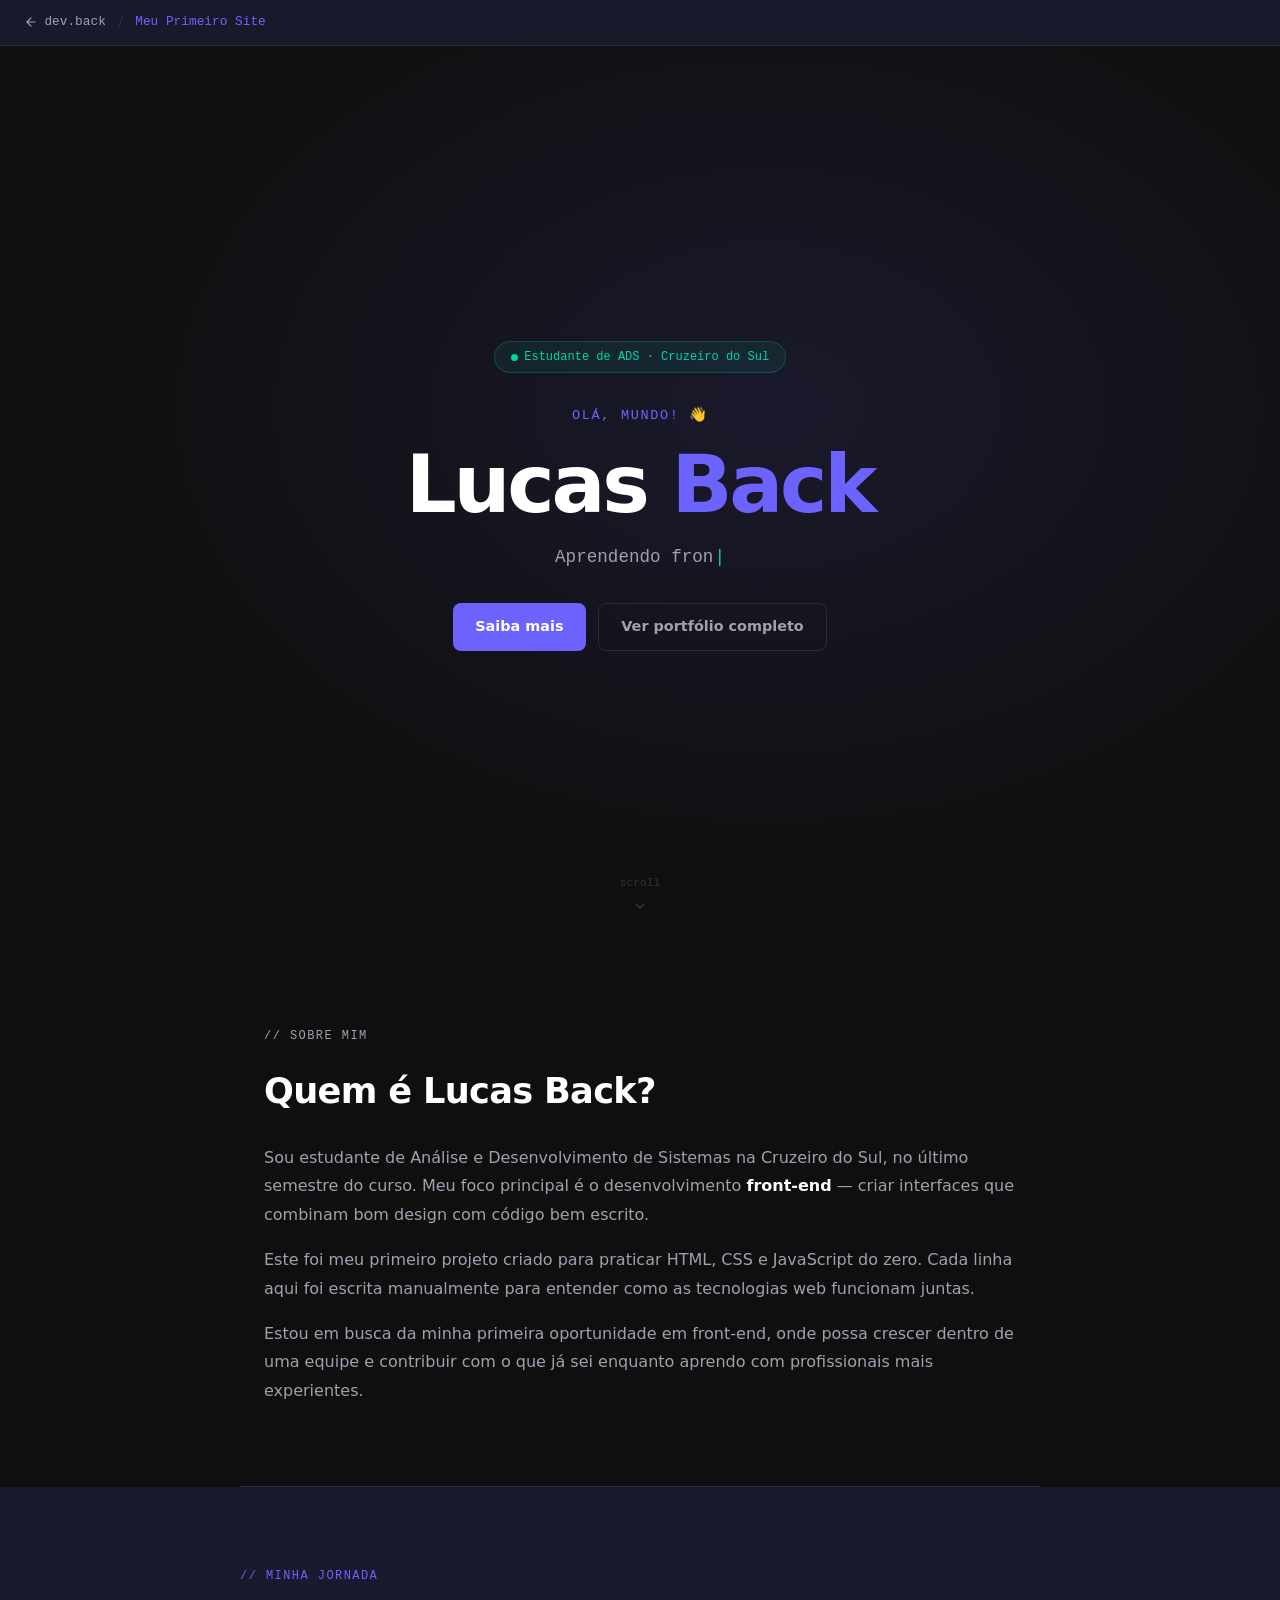
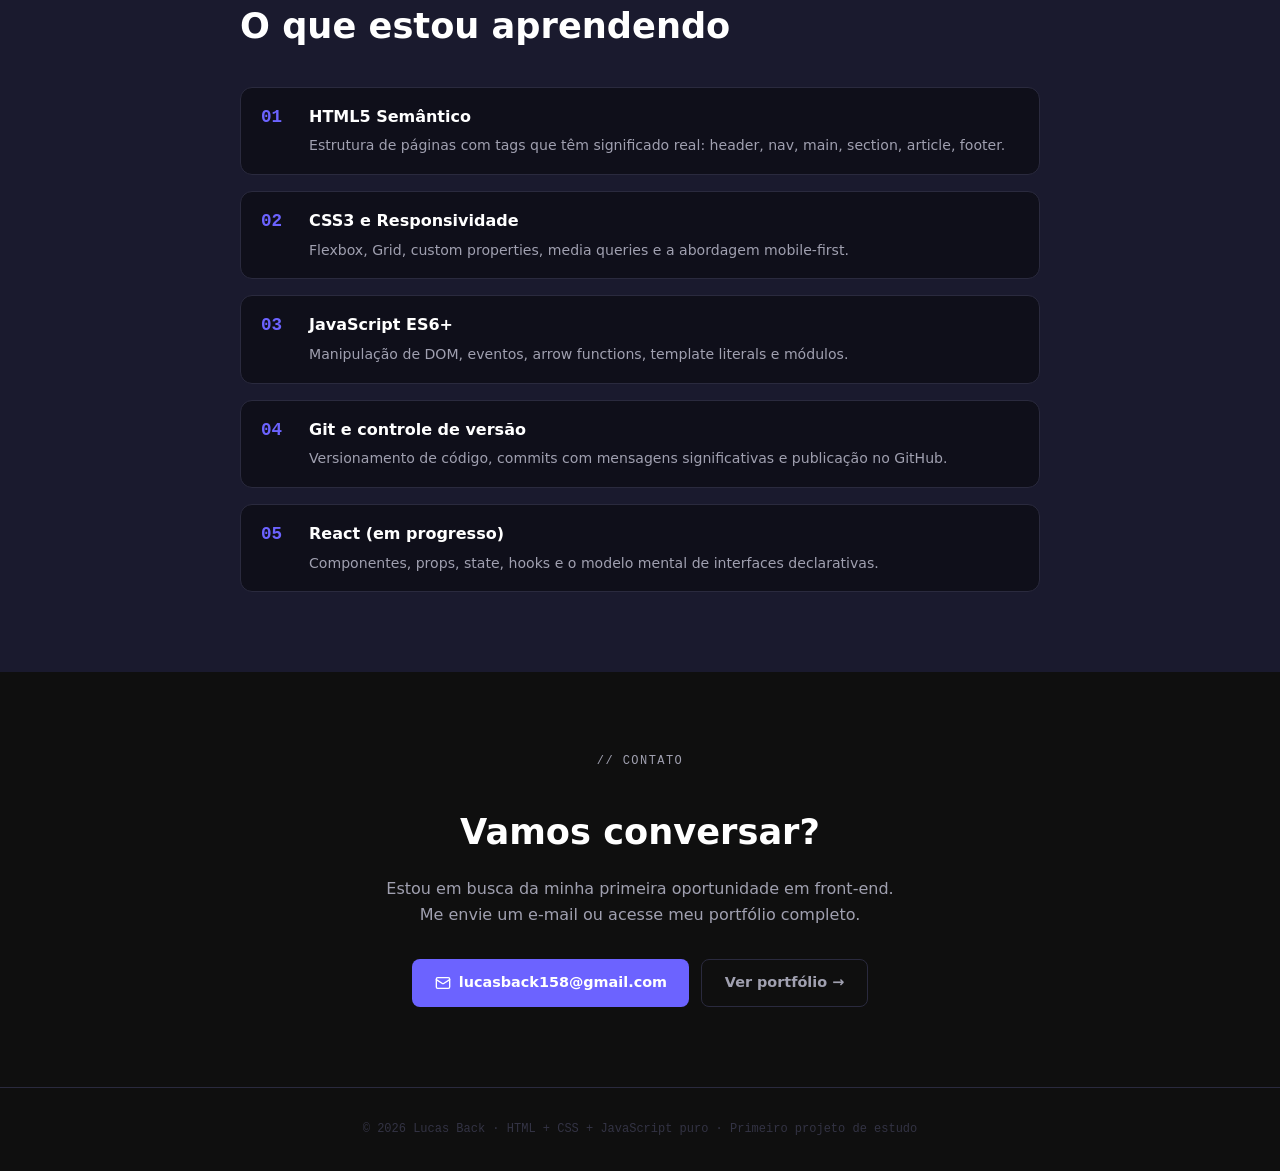
<file: projects/meu-primeiro-site/index.html>
<!DOCTYPE html>
<html lang="pt-BR">
<head>
  <meta charset="UTF-8" />
  <meta name="viewport" content="width=device-width, initial-scale=1.0" />
  <title>Meu Primeiro Site — Lucas Back</title>
  <style>
    *, *::before, *::after { box-sizing: border-box; margin: 0; padding: 0; }

    body {
      background: #0F0F0F;
      color: #fff;
      font-family: 'Segoe UI', system-ui, sans-serif;
      line-height: 1.6;
    }

    /* Barra de volta ao portfólio */
    .back-bar {
      position: sticky; top: 0;
      background: rgba(26, 26, 46, 0.97);
      backdrop-filter: blur(8px);
      padding: 0.6rem 1.5rem;
      display: flex; align-items: center; gap: 0.75rem;
      z-index: 100; border-bottom: 1px solid #2A2A3E;
    }
    .back-bar a {
      color: #A0A0B0; text-decoration: none; font-size: 0.8rem;
      font-family: 'Courier New', monospace;
      display: flex; align-items: center; gap: 0.4rem;
      transition: color 0.18s;
    }
    .back-bar a:hover { color: #6C63FF; }
    .back-bar .sep { color: #2A2A3E; }
    .back-bar .current { color: #6C63FF; font-size: 0.8rem; font-family: 'Courier New', monospace; }

    /* Hero */
    .hero {
      min-height: 100vh;
      display: flex; align-items: center; justify-content: center;
      text-align: center;
      padding: 2rem 1.5rem;
      background: radial-gradient(ellipse at 60% 40%, rgba(108,99,255,0.12) 0%, transparent 65%);
      position: relative;
    }
    .hero-content { max-width: 620px; }

    .hero-greeting {
      font-family: 'Courier New', monospace;
      font-size: 0.85rem;
      color: #6C63FF;
      letter-spacing: 0.12em;
      text-transform: uppercase;
      margin-bottom: 1rem;
    }

    .hero-name {
      font-size: clamp(2.5rem, 8vw, 5rem);
      font-weight: 700;
      letter-spacing: -0.04em;
      line-height: 1.05;
      color: #fff;
      margin-bottom: 1rem;
    }
    .hero-name .accent { color: #6C63FF; }

    /* Efeito de digitação */
    .hero-typing {
      font-family: 'Courier New', monospace;
      font-size: 1.1rem;
      color: #A0A0B0;
      min-height: 1.6em;
      margin-bottom: 2rem;
    }
    .typing-cursor {
      display: inline-block;
      color: #00D4AA;
      animation: blink 1s step-end infinite;
      margin-left: 1px;
    }
    @keyframes blink { 0%,100% { opacity:1; } 50% { opacity:0; } }

    .hero-badge {
      display: inline-flex; align-items: center; gap: 0.4rem;
      background: rgba(0,212,170,0.08);
      border: 1px solid rgba(0,212,170,0.2);
      border-radius: 999px;
      padding: 0.35rem 1rem;
      font-family: 'Courier New', monospace; font-size: 0.75rem; color: #00D4AA;
      margin-bottom: 2rem;
    }
    .badge-dot {
      width: 7px; height: 7px; border-radius: 50%;
      background: #00D4AA;
      animation: pulse 2s ease-in-out infinite;
    }
    @keyframes pulse {
      0%,100% { transform: scale(1); opacity:1; }
      50%      { transform: scale(0.85); opacity:0.7; }
    }

    .hero-cta {
      display: flex; flex-wrap: wrap; justify-content: center; gap: 0.75rem;
    }
    .btn {
      display: inline-flex; align-items: center; gap: 0.5rem;
      padding: 0.7rem 1.4rem; border-radius: 8px;
      font-size: 0.9rem; font-weight: 600;
      text-decoration: none; cursor: pointer; border: none;
      transition: all 0.18s;
    }
    .btn-primary { background: #6C63FF; color: #fff; }
    .btn-primary:hover { background: #5A52E0; transform: translateY(-2px); box-shadow: 0 4px 16px rgba(108,99,255,0.35); }
    .btn-outline { background: transparent; border: 1px solid #2A2A3E; color: #A0A0B0; }
    .btn-outline:hover { border-color: #6C63FF; color: #fff; }

    /* Scroll indicator */
    .scroll-hint {
      position: absolute; bottom: 2rem; left: 50%; transform: translateX(-50%);
      display: flex; flex-direction: column; align-items: center; gap: 0.3rem;
      color: #333344; font-family: 'Courier New', monospace; font-size: 0.7rem;
      animation: bounce 2s ease-in-out infinite;
    }
    @keyframes bounce { 0%,100%{transform:translateX(-50%) translateY(0)} 50%{transform:translateX(-50%) translateY(6px)} }

    /* Seção Sobre */
    .section {
      padding: 5rem 1.5rem;
      max-width: 800px; margin: 0 auto;
    }
    .section-label {
      font-family: 'Courier New', monospace; font-size: 0.75rem;
      color: #6C63FF; text-transform: uppercase; letter-spacing: 0.12em;
      margin-bottom: 0.75rem;
    }
    .section h2 {
      font-size: clamp(1.5rem, 4vw, 2.2rem);
      font-weight: 700; color: #fff; margin-bottom: 1.5rem;
      letter-spacing: -0.02em;
    }
    .section p { color: #A0A0B0; line-height: 1.8; margin-bottom: 1rem; }
    .section p:last-child { margin-bottom: 0; }

    .divider {
      border: none; border-top: 1px solid #2A2A3E;
      max-width: 800px; margin: 0 auto;
    }

    /* Seção de aprendizado — com CSS counter */
    .learning-section {
      padding: 5rem 1.5rem;
      background: #1A1A2E;
    }
    .learning-inner { max-width: 800px; margin: 0 auto; }
    .learning-inner .section-label { /* herda */ }
    .learning-inner h2 { font-size: clamp(1.5rem, 4vw, 2.2rem); font-weight: 700; color: #fff; margin-bottom: 2rem; }

    /* A lista usa counter do CSS — sem listas numeradas padrão */
    .learning-list {
      list-style: none;
      counter-reset: step-counter;
      display: flex; flex-direction: column; gap: 1rem;
    }
    .learning-list li {
      counter-increment: step-counter;
      display: flex; align-items: flex-start; gap: 1rem;
      background: #0F0F1A; border: 1px solid #2A2A3E;
      border-radius: 12px; padding: 1rem 1.25rem;
      transition: border-color 0.18s, transform 0.18s;
    }
    .learning-list li:hover {
      border-color: rgba(108,99,255,0.35);
      transform: translateX(4px);
    }
    /* Número gerado pelo counter CSS */
    .learning-list li::before {
      content: counter(step-counter, decimal-leading-zero);
      font-family: 'Courier New', monospace; font-size: 1.1rem;
      font-weight: 700; color: #6C63FF; min-width: 2rem; line-height: 1.5;
    }
    .learning-list li .item-content { flex: 1; }
    .learning-list li strong { color: #fff; display: block; margin-bottom: 0.2rem; }
    .learning-list li span { color: #A0A0B0; font-size: 0.88rem; }

    /* Seção de contato */
    .contact-section {
      padding: 5rem 1.5rem;
      text-align: center; max-width: 600px; margin: 0 auto;
    }
    .contact-section h2 { font-size: clamp(1.5rem, 4vw, 2.2rem); font-weight: 700; color: #fff; margin-bottom: 1rem; }
    .contact-section p { color: #A0A0B0; margin-bottom: 2rem; }

    /* Footer */
    footer {
      text-align: center; padding: 2rem;
      border-top: 1px solid #2A2A3E;
      font-family: 'Courier New', monospace; font-size: 0.75rem; color: #333344;
    }
  </style>
</head>
<body>

  <nav class="back-bar">
    <a href="../../index.html">
      <svg width="14" height="14" viewBox="0 0 24 24" fill="none" stroke="currentColor" stroke-width="2" stroke-linecap="round" stroke-linejoin="round"><path d="M19 12H5M12 5l-7 7 7 7"/></svg>
      dev.back
    </a>
    <span class="sep">/</span>
    <span class="current">Meu Primeiro Site</span>
  </nav>

  <!-- Hero -->
  <section class="hero">
    <div class="hero-content">

      <div class="hero-badge">
        <span class="badge-dot" aria-hidden="true"></span>
        Estudante de ADS · Cruzeiro do Sul
      </div>

      <p class="hero-greeting">Olá, mundo! 👋</p>

      <h1 class="hero-name">
        Lucas <span class="accent">Back</span>
      </h1>

      <!-- Typing effect — frases rotativas sobre a jornada de aprendizado -->
      <p class="hero-typing">
        <span id="typing-text"></span><span class="typing-cursor" aria-hidden="true">|</span>
      </p>

      <div class="hero-cta">
        <a href="#sobre" class="btn btn-primary">Saiba mais</a>
        <a href="../../index.html" class="btn btn-outline">Ver portfólio completo</a>
      </div>

    </div>

    <div class="scroll-hint" aria-hidden="true">
      scroll
      <svg width="16" height="16" viewBox="0 0 24 24" fill="none" stroke="currentColor" stroke-width="2" stroke-linecap="round" stroke-linejoin="round"><polyline points="6 9 12 15 18 9"/></svg>
    </div>
  </section>


  <!-- Sobre -->
  <section class="section" id="sobre">
    <p class="section-label">// sobre mim</p>
    <h2>Quem é Lucas Back?</h2>
    <p>
      Sou estudante de Análise e Desenvolvimento de Sistemas na Cruzeiro do Sul,
      no último semestre do curso. Meu foco principal é o desenvolvimento
      <strong style="color:#fff">front-end</strong> — criar interfaces que combinam
      bom design com código bem escrito.
    </p>
    <p>
      Este foi meu primeiro projeto criado para praticar HTML, CSS e JavaScript
      do zero. Cada linha aqui foi escrita manualmente para entender como as
      tecnologias web funcionam juntas.
    </p>
    <p>
      Estou em busca da minha primeira oportunidade em front-end, onde possa
      crescer dentro de uma equipe e contribuir com o que já sei enquanto aprendo
      com profissionais mais experientes.
    </p>
  </section>

  <hr class="divider" />


  <!-- Jornada de aprendizado com CSS counters -->
  <div class="learning-section">
    <div class="learning-inner">
      <p class="section-label">// minha jornada</p>
      <h2>O que estou aprendendo</h2>

      <!--
        CSS counter: a lista usa counter-reset + counter-increment no CSS.
        Isso numera os itens automaticamente, sem números no HTML.
        Útil para listas cujos itens podem ser reordenados sem alterar o HTML.
      -->
      <ul class="learning-list">
        <li>
          <div class="item-content">
            <strong>HTML5 Semântico</strong>
            <span>Estrutura de páginas com tags que têm significado real: header, nav, main, section, article, footer.</span>
          </div>
        </li>
        <li>
          <div class="item-content">
            <strong>CSS3 e Responsividade</strong>
            <span>Flexbox, Grid, custom properties, media queries e a abordagem mobile-first.</span>
          </div>
        </li>
        <li>
          <div class="item-content">
            <strong>JavaScript ES6+</strong>
            <span>Manipulação de DOM, eventos, arrow functions, template literals e módulos.</span>
          </div>
        </li>
        <li>
          <div class="item-content">
            <strong>Git e controle de versão</strong>
            <span>Versionamento de código, commits com mensagens significativas e publicação no GitHub.</span>
          </div>
        </li>
        <li>
          <div class="item-content">
            <strong>React (em progresso)</strong>
            <span>Componentes, props, state, hooks e o modelo mental de interfaces declarativas.</span>
          </div>
        </li>
      </ul>
    </div>
  </div>


  <!-- Contato -->
  <section class="contact-section" id="contato">
    <p class="section-label">// contato</p>
    <h2>Vamos conversar?</h2>
    <p>
      Estou em busca da minha primeira oportunidade em front-end.<br />
      Me envie um e-mail ou acesse meu portfólio completo.
    </p>
    <div style="display:flex; justify-content:center; flex-wrap:wrap; gap:0.75rem;">
      <a href="mailto:lucasback158@gmail.com" class="btn btn-primary">
        <svg width="16" height="16" viewBox="0 0 24 24" fill="none" stroke="currentColor" stroke-width="2" stroke-linecap="round" stroke-linejoin="round"><rect x="2" y="4" width="20" height="16" rx="2"/><path d="m22 7-8.97 5.7a1.94 1.94 0 0 1-2.06 0L2 7"/></svg>
        lucasback158@gmail.com
      </a>
      <a href="../../index.html" class="btn btn-outline">
        Ver portfólio →
      </a>
    </div>
  </section>


  <footer>
    <p>&copy; 2026 Lucas Back · HTML + CSS + JavaScript puro · Primeiro projeto de estudo</p>
  </footer>


  <script>
    /* =============================================
       Typing effect — frases sobre a jornada de estudo
       ============================================= */
    const phrases = [
      'Aprendendo front-end do zero.',
      'HTML, CSS e JavaScript.',
      'Construindo para aprender.',
      'Estudante de ADS · Último semestre.',
      'Em busca da minha primeira oportunidade.',
    ];

    const typingEl = document.getElementById('typing-text');
    let phraseIndex = 0;
    let charIndex   = 0;
    let deleting    = false;

    function type() {
      const current = phrases[phraseIndex];

      if (deleting) {
        typingEl.textContent = current.slice(0, charIndex - 1);
        charIndex--;
      } else {
        typingEl.textContent = current.slice(0, charIndex + 1);
        charIndex++;
      }

      let delay = deleting ? 30 : 60;

      if (!deleting && charIndex === current.length) {
        delay    = 2000;
        deleting = true;
      }
      if (deleting && charIndex === 0) {
        deleting     = false;
        phraseIndex  = (phraseIndex + 1) % phrases.length;
        delay        = 400;
      }

      setTimeout(type, delay);
    }

    setTimeout(type, 600);


    /* =============================================
       Smooth scroll com offset do header fixo
       ============================================= */
    document.querySelectorAll('a[href^="#"]').forEach((link) => {
      link.addEventListener('click', (e) => {
        const target = document.querySelector(link.getAttribute('href'));
        if (!target) return;
        e.preventDefault();
        const offset = 60; /* altura da back-bar */
        const top = target.getBoundingClientRect().top + window.scrollY - offset;
        window.scrollTo({ top, behavior: 'smooth' });
      });
    });
  </script>

</body>
</html>
</file>
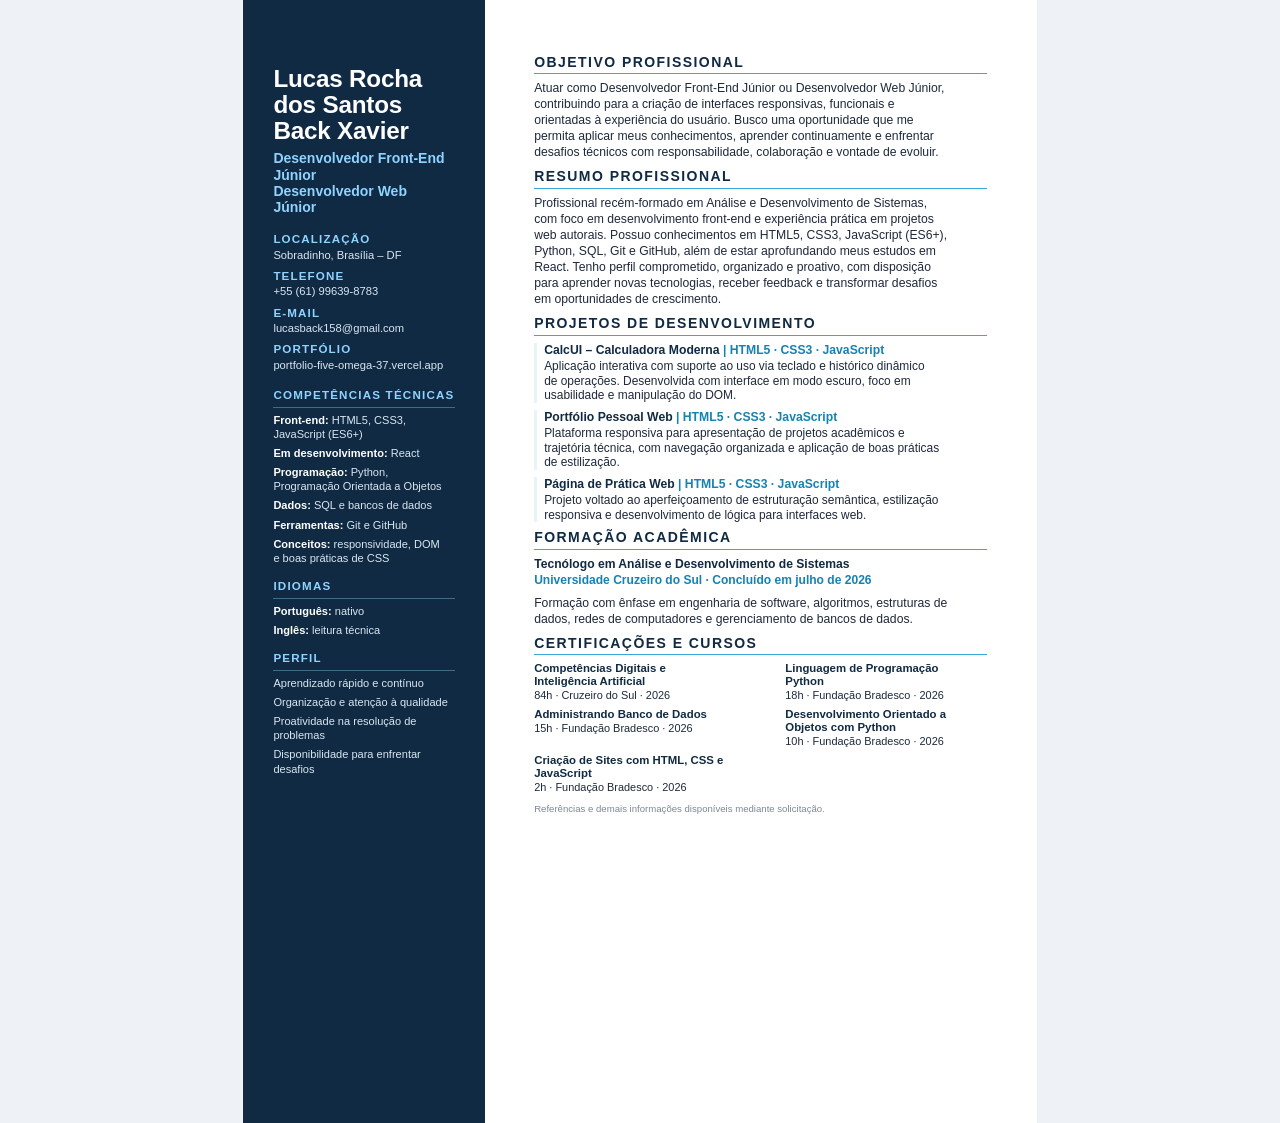
<file: assets/curriculo.html>
<!DOCTYPE html>
<html lang="pt-BR">
<head>
  <meta charset="UTF-8">
  <meta name="viewport" content="width=device-width, initial-scale=1.0">
  <title>Lucas Rocha dos Santos Back Xavier</title>
  <style>
    @page {
      size: A4;
      margin: 0;
    }

    * {
      box-sizing: border-box;
    }

    html,
    body {
      margin: 0;
      padding: 0;
      width: 100%;
      min-height: 100%;
      background: #eef2f7;
      font-family: Arial, Helvetica, sans-serif;
      color: #1e293b;
    }

    .cv {
      width: 210mm;
      min-height: 297mm;
      margin: 0 auto;
      display: flex;
      background: #eef2f7;
    }

    .sidebar {
      width: 64mm;
      min-height: 235mm;
      padding: 17.5mm 8mm 12mm 8mm;
      background: #102a43;
      color: #e7f0f8;
      flex-shrink: 0;
    }

    .name {
      margin: 0 0 7px 0;
      color: #ffffff;
      font-size: 18.2pt;
      line-height: 1.06;
      font-weight: 700;
      letter-spacing: -0.2px;
    }

    .role {
      margin: 0 0 17px 0;
      color: #8fd3ff;
      font-size: 10.5pt;
      line-height: 1.16;
      font-weight: 700;
    }

    .contact-block {
      margin-bottom: 17px;
    }

    .sidebar-title {
      margin: 0 0 2px 0;
      color: #8fd3ff;
      font-size: 8.7pt;
      line-height: 1.15;
      font-weight: 700;
      letter-spacing: 1.15px;
    }

    .sidebar-text {
      margin: 0 0 7px 0;
      color: #d9e6f1;
      font-size: 8.4pt;
      line-height: 1.28;
      font-weight: 400;
    }

    .sidebar a {
      color: #d9e6f1;
      text-decoration: none;
    }

    .sidebar a:hover {
      text-decoration: underline;
    }

    .section-sidebar {
      margin-top: 15px;
    }

    .section-sidebar .sidebar-heading {
      margin: 0 0 5px 0;
      padding-bottom: 5px;
      border-bottom: 1px solid #406a8a;
      color: #8fd3ff;
      font-size: 8.7pt;
      line-height: 1.1;
      font-weight: 700;
      letter-spacing: 1.2px;
    }

    .skill,
    .language,
    .profile-item {
      margin: 0 0 5px 0;
      color: #d9e6f1;
      font-size: 8.3pt;
      line-height: 1.28;
    }

    .skill strong,
    .language strong {
      color: #ffffff;
      font-weight: 700;
    }

    .profile-item {
      margin-bottom: 5px;
    }

    .main {
      width: 146mm;
      min-height: 235mm;
      padding: 14.5mm 13.1mm 10mm 13mm;
      background: #ffffff;
    }

    .section {
      margin: 0 0 8px 0;
    }

    .section-title {
      margin: 0 0 7px 0;
      padding-bottom: 4px;
      border-bottom: 1.4px solid #39a9db;
      color: #102a43;
      font-size: 10.5pt;
      line-height: 1.05;
      font-weight: 700;
      letter-spacing: 1.45px;
    }

    .paragraph {
      margin: 0;
      color: #1e293b;
      font-size: 9.15pt;
      line-height: 1.31;
      font-weight: 400;
    }

    .project {
      margin: 0 0 7px 0;
      padding-left: 7px;
      border-left: 3px solid #e6f4fa;
    }

    .project-title {
      margin: 0 0 2px 0;
      color: #102a43;
      font-size: 9.15pt;
      line-height: 1.18;
      font-weight: 700;
    }

    .project-title span {
      color: #1682b2;
    }

    .project-description {
      margin: 0;
      color: #1e293b;
      font-size: 8.95pt;
      line-height: 1.22;
    }

    .education-title {
      margin: 0 0 2px 0;
      color: #102a43;
      font-size: 9.1pt;
      line-height: 1.18;
      font-weight: 700;
    }

    .education-place {
      margin: 0 0 8px 0;
      color: #1682b2;
      font-size: 9.05pt;
      line-height: 1.18;
      font-weight: 700;
    }

    .courses {
      display: grid;
      grid-template-columns: 1fr 1fr;
      column-gap: 13mm;
      row-gap: 7px;
    }

    .course {
      margin: 0;
    }

    .course-name {
      margin: 0 0 1px 0;
      color: #102a43;
      font-size: 8.55pt;
      line-height: 1.12;
      font-weight: 700;
    }

    .course-info {
      margin: 0;
      color: #1e293b;
      font-size: 8.2pt;
      line-height: 1.15;
    }

    .references {
      margin: 9px 0 0 0;
      color: #7e8795;
      font-size: 7.2pt;
      line-height: 1.2;
    }

    @media screen and (max-width: 850px) {
      .cv {
        width: 100%;
        min-height: 100vh;
      }

      .sidebar {
        width: 30.5%;
        padding-left: 4%;
        padding-right: 3%;
      }

      .main {
        width: 69.5%;
        padding-left: 5%;
        padding-right: 5%;
      }

      .name {
        font-size: clamp(15px, 2.4vw, 24px);
      }

      .role,
      .sidebar-title,
      .sidebar-text,
      .skill,
      .language,
      .profile-item {
        font-size: clamp(10px, 1.25vw, 14px);
      }

      .section-title {
        font-size: clamp(12px, 1.5vw, 15px);
      }

      .paragraph,
      .project-title,
      .project-description,
      .education-title,
      .education-place,
      .course-name,
      .course-info {
        font-size: clamp(10px, 1.35vw, 14px);
      }
    }

    @media screen and (max-width: 600px) {
      .cv {
        flex-direction: column;
        background: #ffffff;
      }

      .sidebar,
      .main {
        width: 100%;
        min-height: auto;
      }

      .sidebar {
        padding: 35px 28px;
      }

      .main {
        padding: 35px 28px;
      }

      .name {
        font-size: 27px;
      }

      .role,
      .sidebar-title,
      .sidebar-text,
      .skill,
      .language,
      .profile-item {
        font-size: 13px;
      }

      .section-title {
        font-size: 15px;
      }

      .paragraph,
      .project-title,
      .project-description,
      .education-title,
      .education-place,
      .course-name,
      .course-info {
        font-size: 13px;
      }

      .courses {
        grid-template-columns: 1fr;
        gap: 8px;
      }
    }

    @media print {
      html,
      body {
        background: #eef2f7;
      }

      .cv {
        margin: 0;
        width: 210mm;
        min-height: 297mm;
      }

      .sidebar,
      .main {
        -webkit-print-color-adjust: exact;
        print-color-adjust: exact;
      }
    }
  </style>
</head>
<body>
  <main class="cv">
    <aside class="sidebar">
      <h1 class="name">Lucas Rocha<br>dos Santos<br>Back Xavier</h1>

      <p class="role">Desenvolvedor Front-End<br>Júnior<br>Desenvolvedor Web<br>Júnior</p>

      <div class="contact-block">
        <p class="sidebar-title">LOCALIZAÇÃO</p>
        <p class="sidebar-text">Sobradinho, Brasília – DF</p>

        <p class="sidebar-title">TELEFONE</p>
        <p class="sidebar-text">+55 (61) 99639-8783</p>

        <p class="sidebar-title">E-MAIL</p>
        <p class="sidebar-text">
          <a href="mailto:lucasback158@gmail.com" target="_blank">lucasback158@gmail.com</a>
        </p>

        <p class="sidebar-title">PORTFÓLIO</p>
        <p class="sidebar-text">
          <a href="https://portfolio-five-omega-37.vercel.app" target="_blank">portfolio-five-omega-37.vercel.app</a>
        </p>
      </div>

      <section class="section-sidebar">
        <h2 class="sidebar-heading">COMPETÊNCIAS TÉCNICAS</h2>

        <p class="skill"><strong>Front-end:</strong> HTML5, CSS3,<br>JavaScript (ES6+)</p>
        <p class="skill"><strong>Em desenvolvimento:</strong> React</p>
        <p class="skill"><strong>Programação:</strong> Python,<br>Programação Orientada a Objetos</p>
        <p class="skill"><strong>Dados:</strong> SQL e bancos de dados</p>
        <p class="skill"><strong>Ferramentas:</strong> Git e GitHub</p>
        <p class="skill"><strong>Conceitos:</strong> responsividade, DOM<br>e boas práticas de CSS</p>
      </section>

      <section class="section-sidebar">
        <h2 class="sidebar-heading">IDIOMAS</h2>

        <p class="language"><strong>Português:</strong> nativo</p>
        <p class="language"><strong>Inglês:</strong> leitura técnica</p>
      </section>

      <section class="section-sidebar">
        <h2 class="sidebar-heading">PERFIL</h2>

        <p class="profile-item">Aprendizado rápido e contínuo</p>
        <p class="profile-item">Organização e atenção à qualidade</p>
        <p class="profile-item">Proatividade na resolução de problemas</p>
        <p class="profile-item">Disponibilidade para enfrentar desafios</p>
      </section>
    </aside>

    <section class="main">
      <section class="section">
        <h2 class="section-title">OBJETIVO PROFISSIONAL</h2>
        <p class="paragraph">
          Atuar como Desenvolvedor Front-End Júnior ou Desenvolvedor Web Júnior,<br>
          contribuindo para a criação de interfaces responsivas, funcionais e<br>
          orientadas à experiência do usuário. Busco uma oportunidade que me<br>
          permita aplicar meus conhecimentos, aprender continuamente e enfrentar<br>
          desafios técnicos com responsabilidade, colaboração e vontade de evoluir.
        </p>
      </section>

      <section class="section">
        <h2 class="section-title">RESUMO PROFISSIONAL</h2>
        <p class="paragraph">
          Profissional recém-formado em Análise e Desenvolvimento de Sistemas,<br>
          com foco em desenvolvimento front-end e experiência prática em projetos<br>
          web autorais. Possuo conhecimentos em HTML5, CSS3, JavaScript (ES6+),<br>
          Python, SQL, Git e GitHub, além de estar aprofundando meus estudos em<br>
          React. Tenho perfil comprometido, organizado e proativo, com disposição<br>
          para aprender novas tecnologias, receber feedback e transformar desafios<br>
          em oportunidades de crescimento.
        </p>
      </section>

      <section class="section">
        <h2 class="section-title">PROJETOS DE DESENVOLVIMENTO</h2>

        <article class="project">
          <h3 class="project-title">CalcUI – Calculadora Moderna <span>| HTML5 · CSS3 · JavaScript</span></h3>
          <p class="project-description">
            Aplicação interativa com suporte ao uso via teclado e histórico dinâmico<br>
            de operações. Desenvolvida com interface em modo escuro, foco em<br>
            usabilidade e manipulação do DOM.
          </p>
        </article>

        <article class="project">
          <h3 class="project-title">Portfólio Pessoal Web <span>| HTML5 · CSS3 · JavaScript</span></h3>
          <p class="project-description">
            Plataforma responsiva para apresentação de projetos acadêmicos e<br>
            trajetória técnica, com navegação organizada e aplicação de boas práticas<br>
            de estilização.
          </p>
        </article>

        <article class="project">
          <h3 class="project-title">Página de Prática Web <span>| HTML5 · CSS3 · JavaScript</span></h3>
          <p class="project-description">
            Projeto voltado ao aperfeiçoamento de estruturação semântica, estilização<br>
            responsiva e desenvolvimento de lógica para interfaces web.
          </p>
        </article>
      </section>

      <section class="section">
        <h2 class="section-title">FORMAÇÃO ACADÊMICA</h2>

        <h3 class="education-title">Tecnólogo em Análise e Desenvolvimento de Sistemas</h3>
        <p class="education-place">Universidade Cruzeiro do Sul · Concluído em julho de 2026</p>

        <p class="paragraph">
          Formação com ênfase em engenharia de software, algoritmos, estruturas de<br>
          dados, redes de computadores e gerenciamento de bancos de dados.
        </p>
      </section>

      <section class="section">
        <h2 class="section-title">CERTIFICAÇÕES E CURSOS</h2>

        <div class="courses">
          <article class="course">
            <h3 class="course-name">Competências Digitais e<br>Inteligência Artificial</h3>
            <p class="course-info">84h · Cruzeiro do Sul · 2026</p>
          </article>

          <article class="course">
            <h3 class="course-name">Linguagem de Programação<br>Python</h3>
            <p class="course-info">18h · Fundação Bradesco · 2026</p>
          </article>

          <article class="course">
            <h3 class="course-name">Administrando Banco de Dados</h3>
            <p class="course-info">15h · Fundação Bradesco · 2026</p>
          </article>

          <article class="course">
            <h3 class="course-name">Desenvolvimento Orientado a<br>Objetos com Python</h3>
            <p class="course-info">10h · Fundação Bradesco · 2026</p>
          </article>

          <article class="course">
            <h3 class="course-name">Criação de Sites com HTML, CSS e<br>JavaScript</h3>
            <p class="course-info">2h · Fundação Bradesco · 2026</p>
          </article>
        </div>

        <p class="references">Referências e demais informações disponíveis mediante solicitação.</p>
      </section>
    </section>
  </main>
</body>
</html>
</file>
